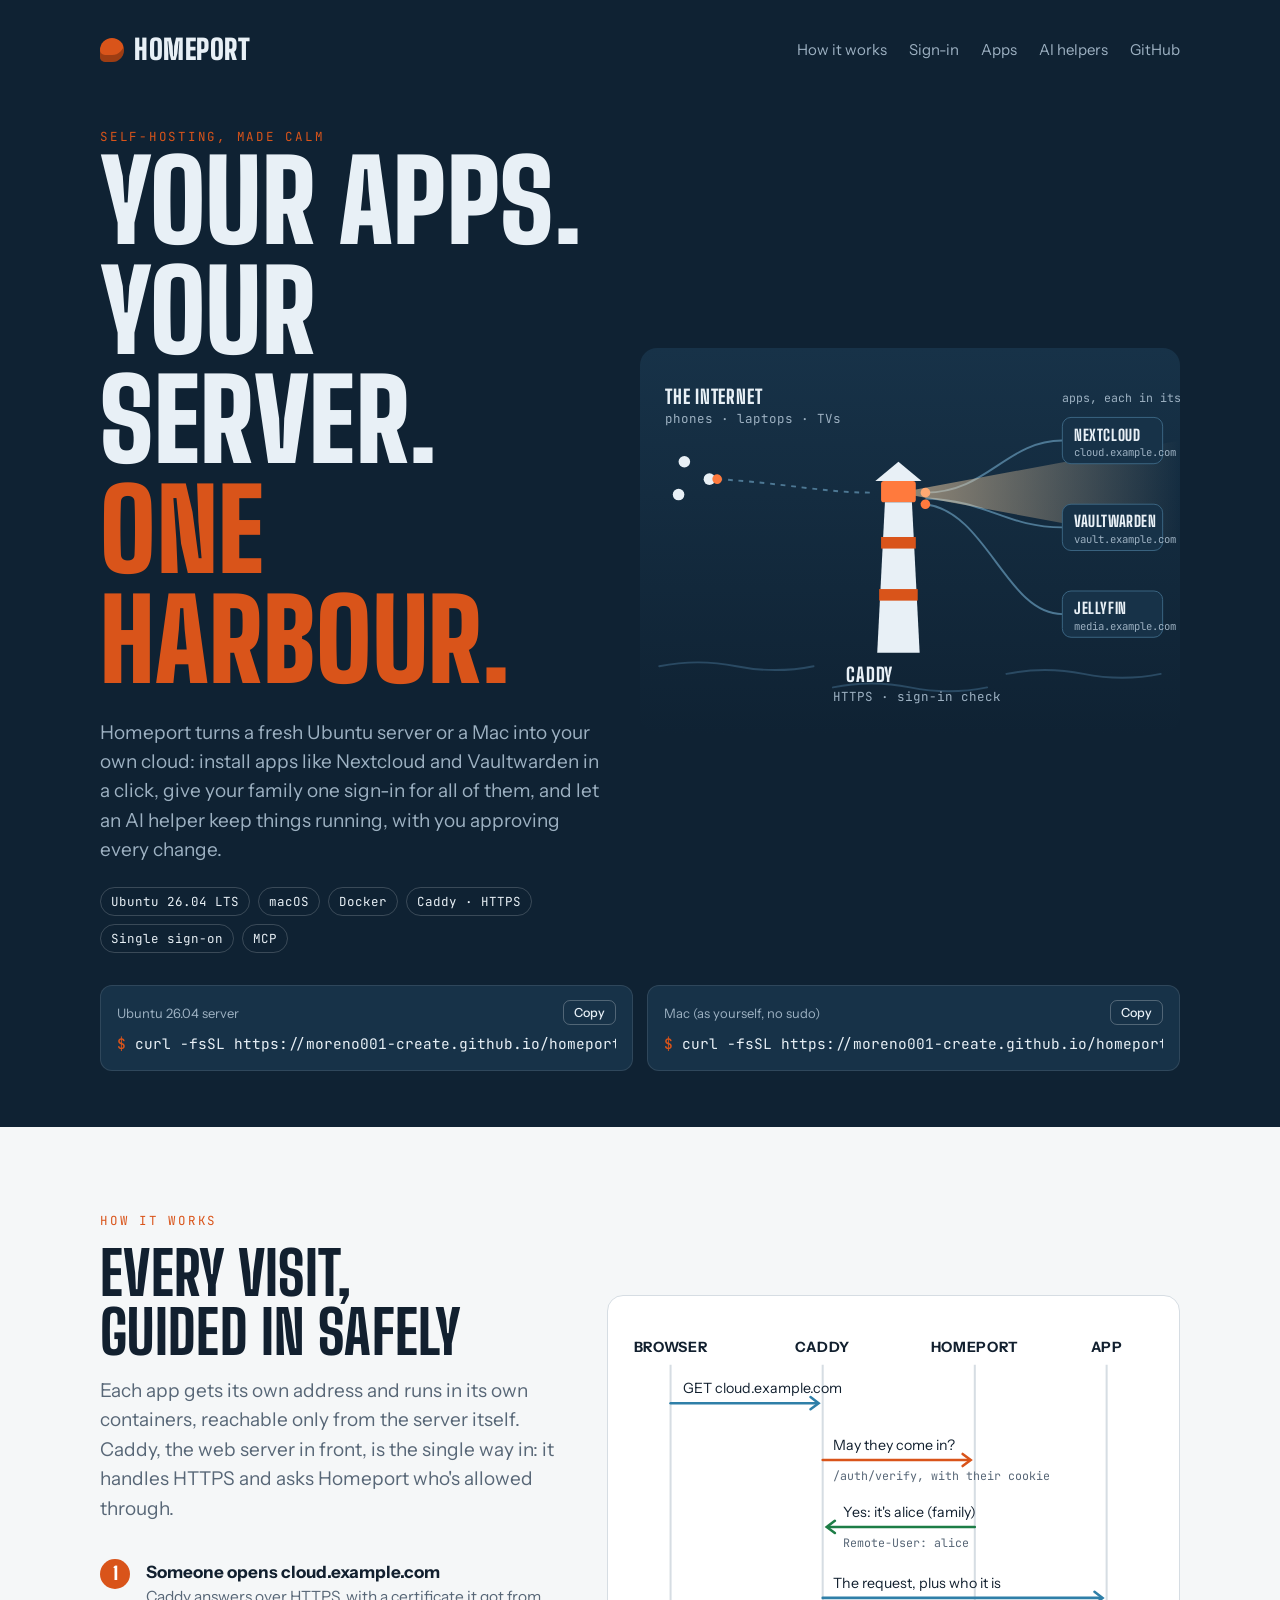
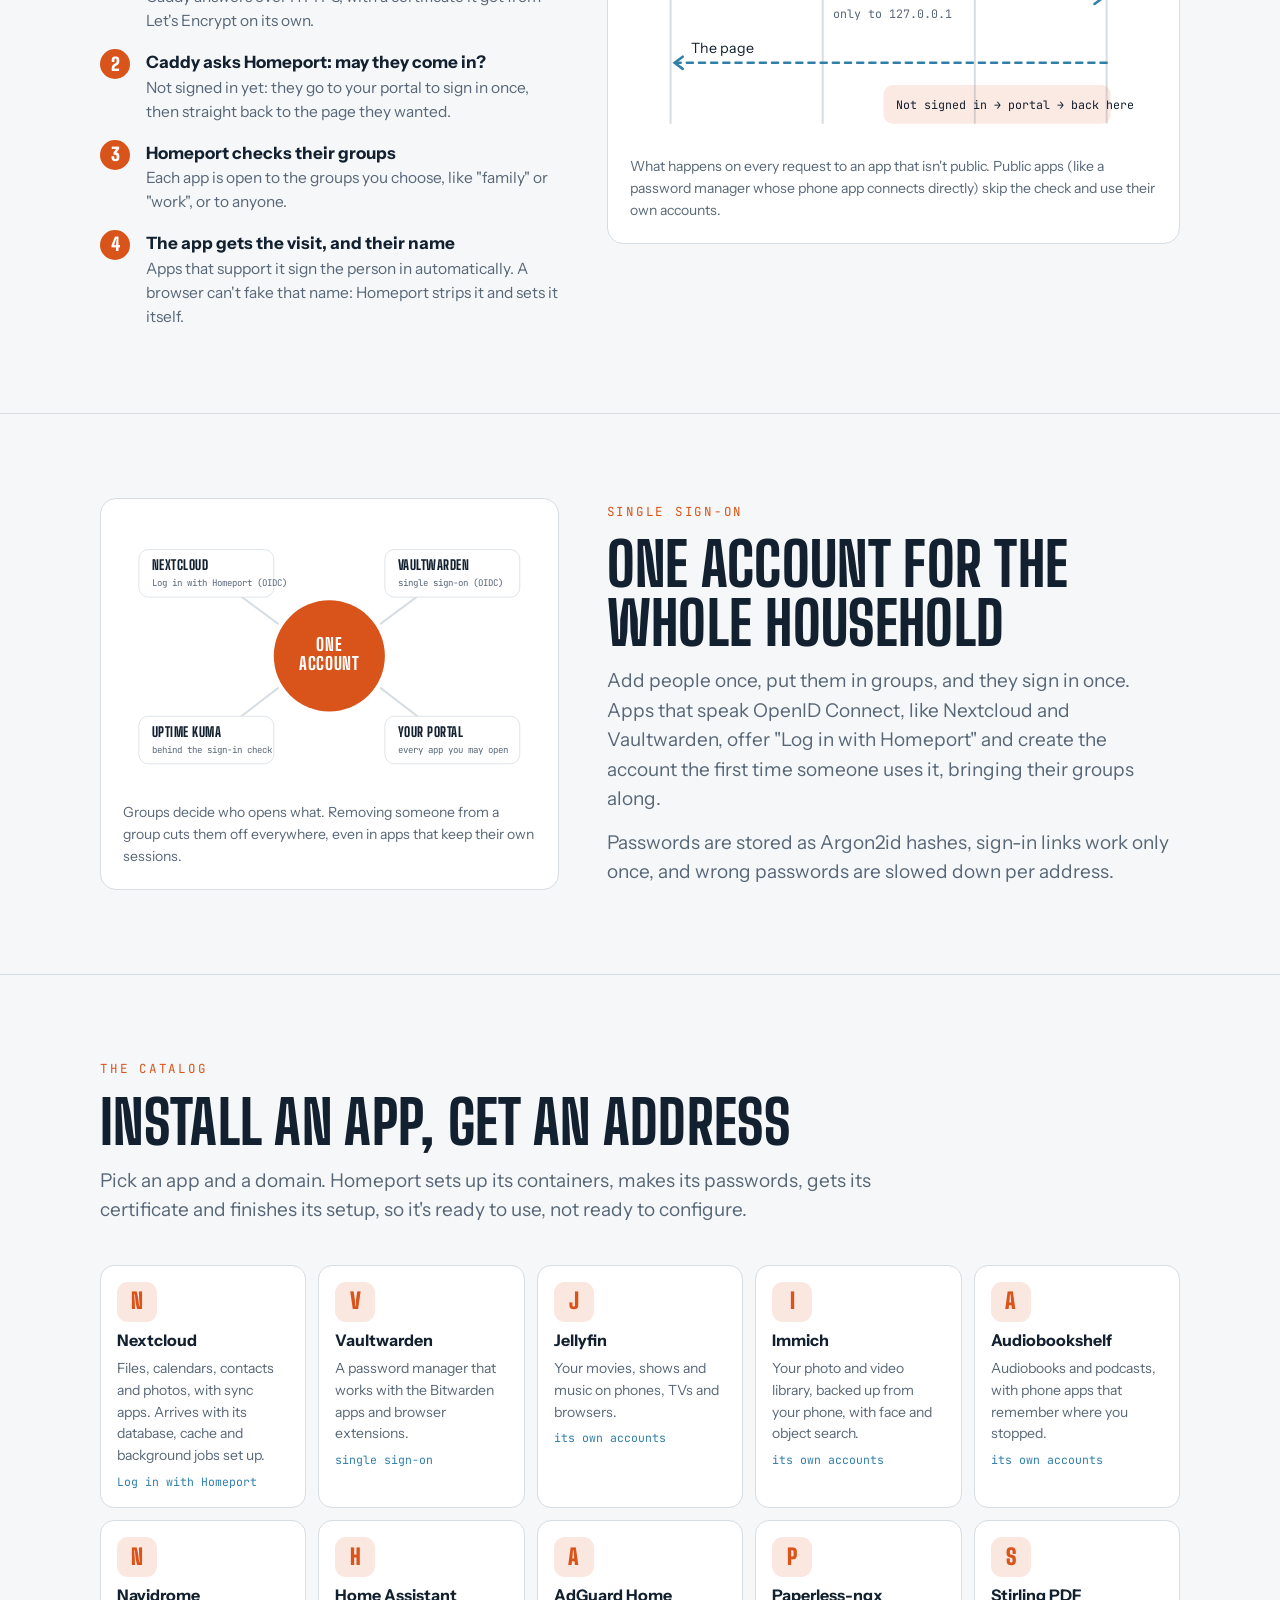
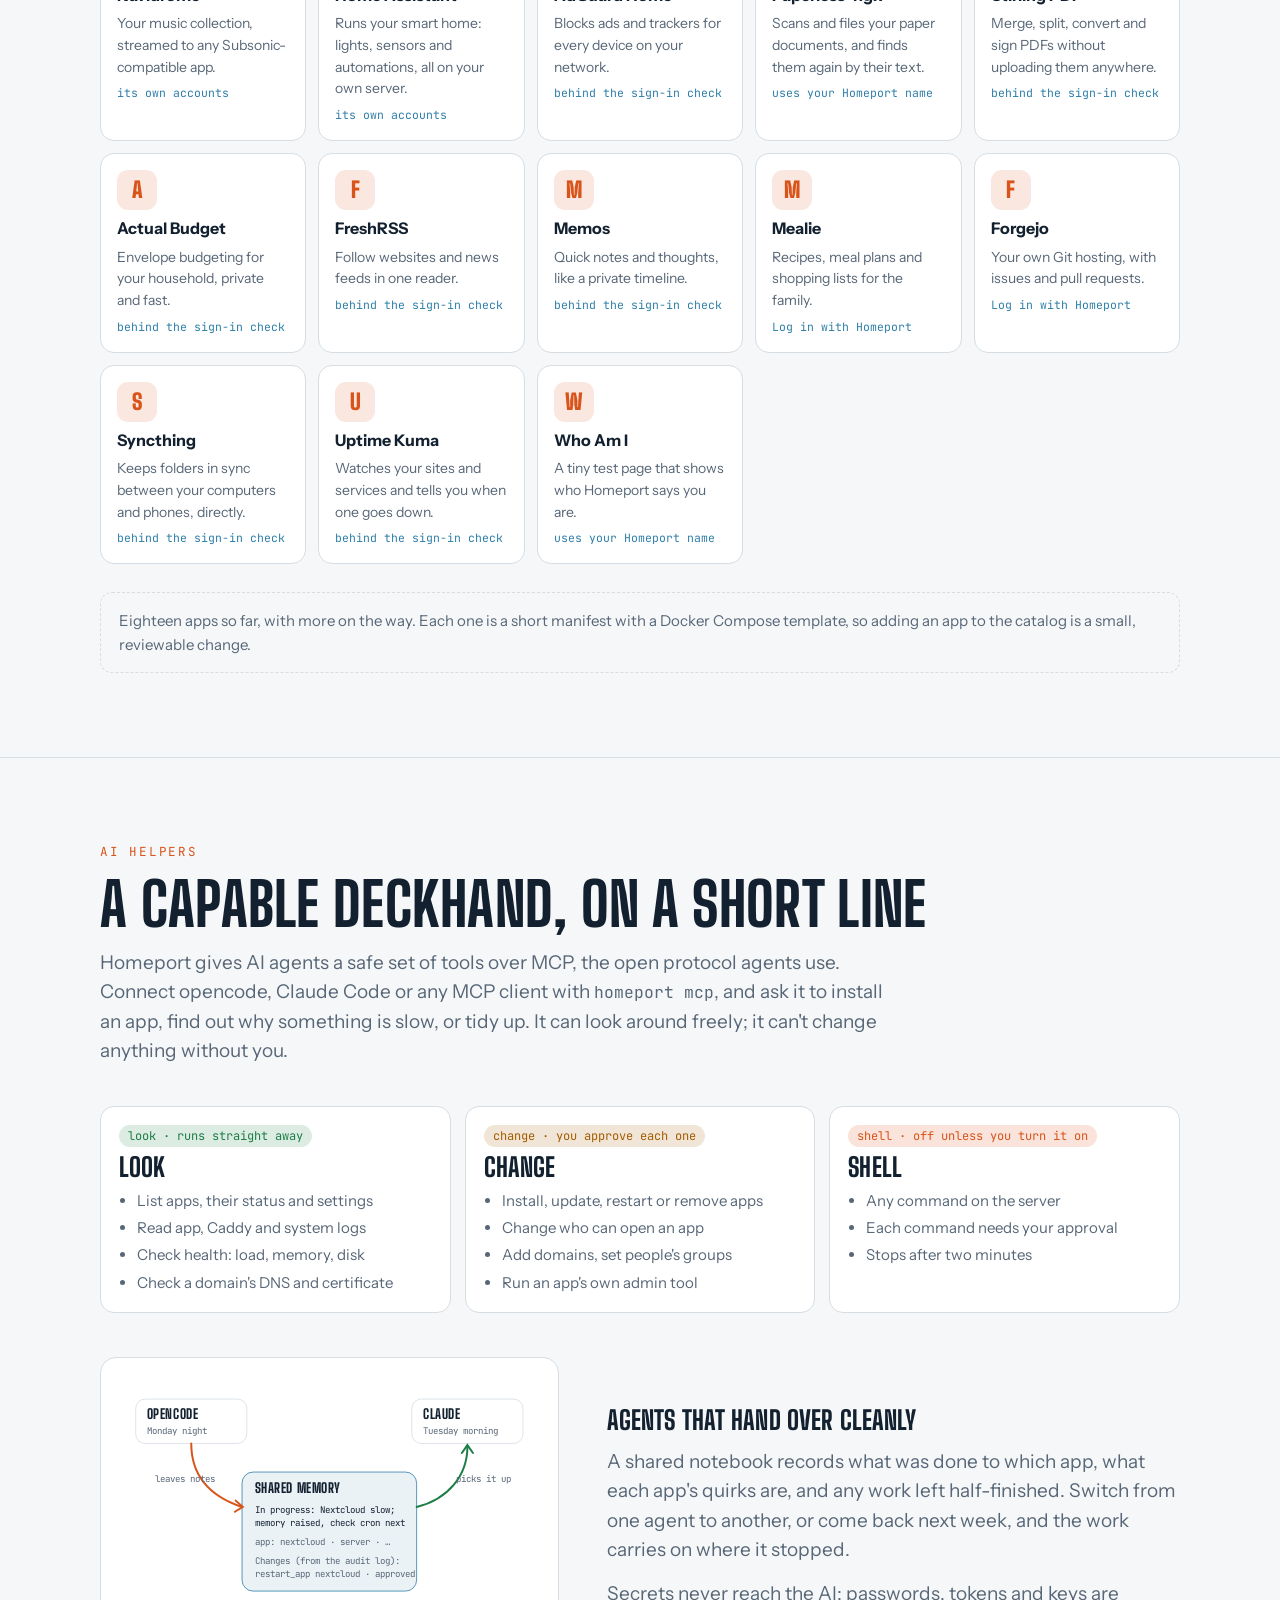
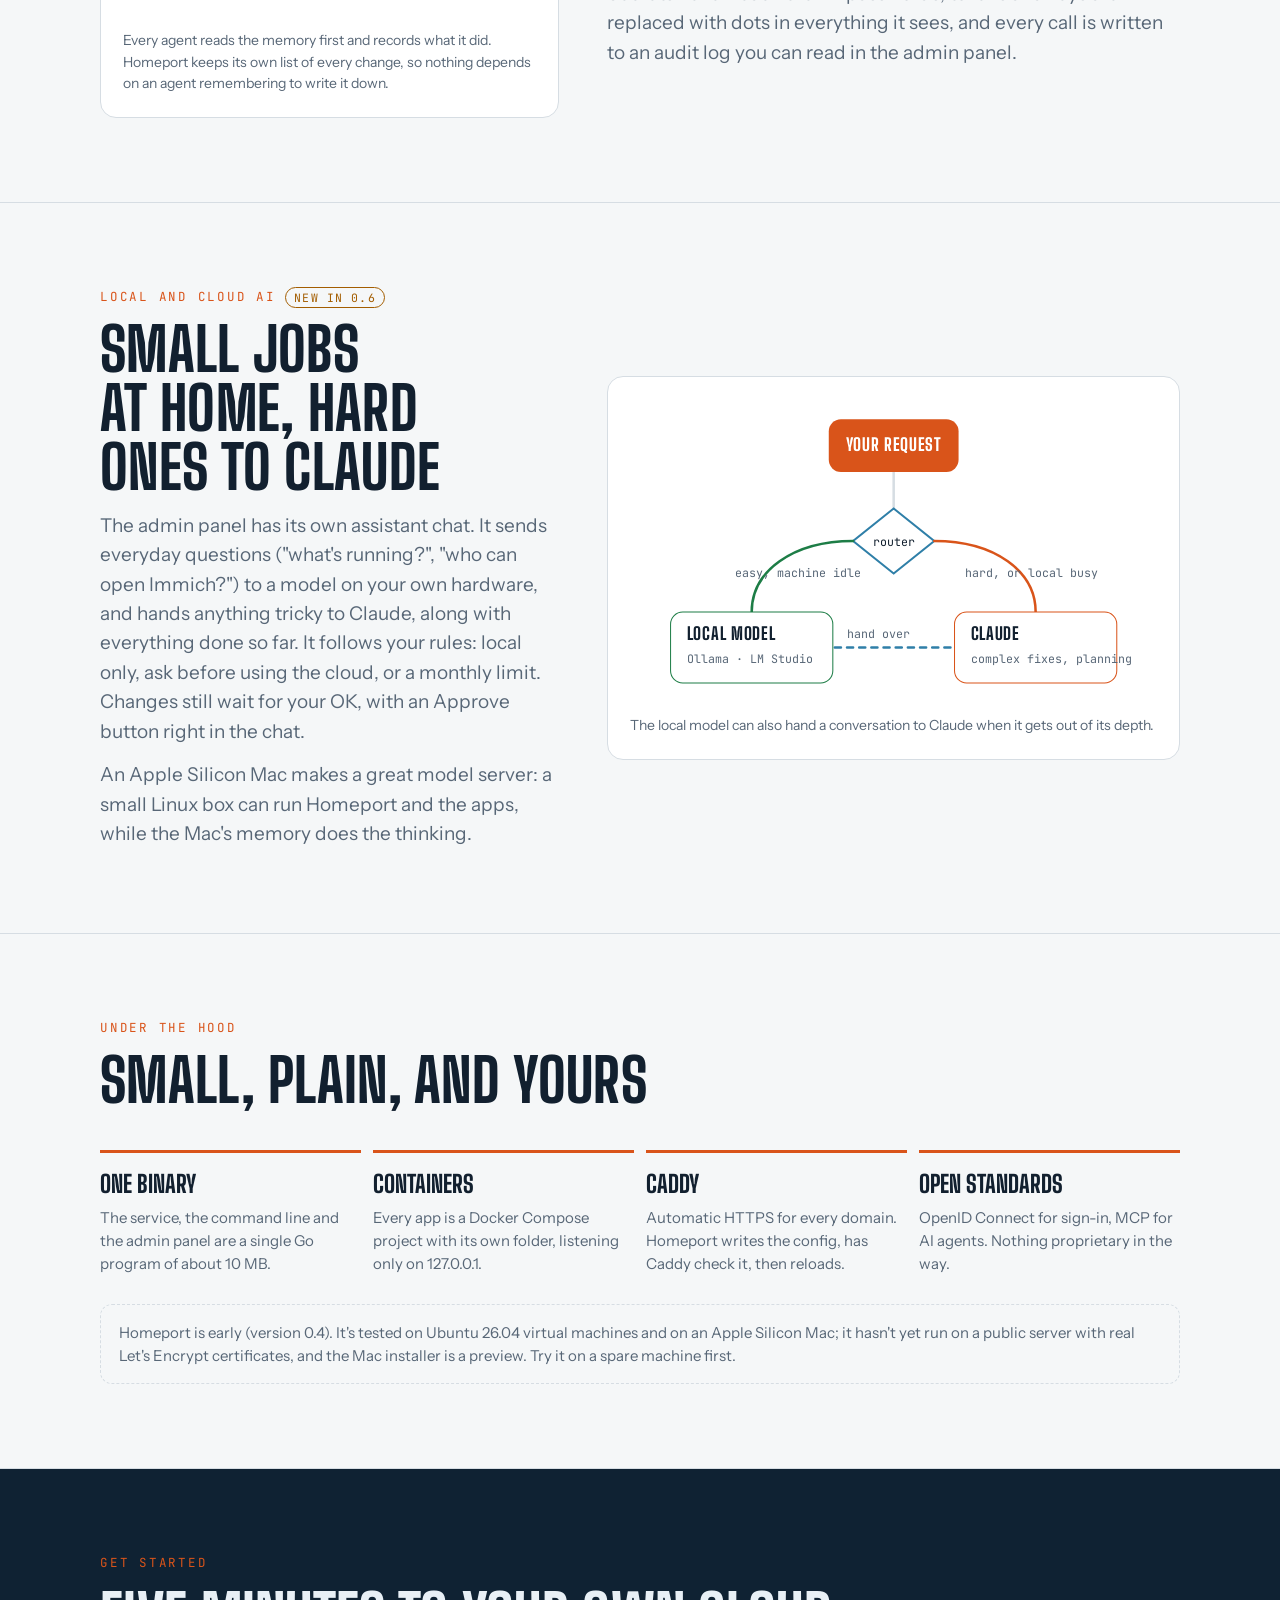
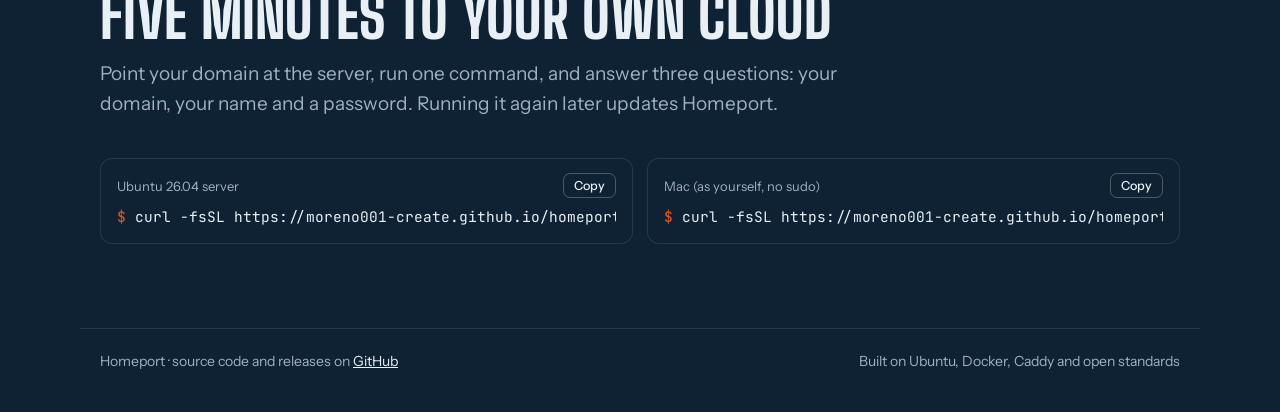
<file: index.html>
<!doctype html>
<html lang="en">
<head>
<meta charset="utf-8">
<meta name="viewport" content="width=device-width, initial-scale=1, viewport-fit=cover">
<meta name="description" content="Homeport: your own apps, one sign-in and careful AI helpers on an Ubuntu server or a Mac.">
<title>Homeport</title>
<link rel="preconnect" href="https://fonts.googleapis.com">
<link rel="stylesheet" href="https://fonts.googleapis.com/css2?family=Big+Shoulders+Display:wght@600;800;900&family=Instrument+Sans:wght@400;500;600&family=JetBrains+Mono:wght@400;500&display=swap">
<style>
/* Layout: a harbour at night up top (Caddy as the lighthouse, apps moored behind it), then calm daylight sections that
   each explain one part with a diagram; the install commands come back at the end. */
:root {
  --water: #0f2233;        /* deep water: hero, dark panels */
  --water-2: #173248;
  --paper: #f5f7f8;        /* daylight sections */
  --card: #ffffff;
  --ink: #12202f;
  --muted: #586777;
  --line: #d6dde3;
  --buoy: #d9541a;         /* the signal-buoy accent, from Homeport's own panel */
  --buoy-ink: #ffffff;
  --sea: #2f7fa8;          /* secondary: routes, links */
  --ok: #1d7d46;
  --warn: #a35d00;
  --on-water: #e8f0f6;
  --on-water-muted: #9db1c2;
  --display: "Big Shoulders Display", "Arial Narrow", "Helvetica Neue", sans-serif;
  --body: "Instrument Sans", "Segoe UI", "Helvetica Neue", Arial, sans-serif;
  --mono: "JetBrains Mono", ui-monospace, Menlo, monospace;
}
@media (prefers-color-scheme: dark) {
  :root:not([data-theme="light"]) {
    --paper: #0c1824; --card: #12222f; --ink: #e6edf3; --muted: #9aabbb; --line: #223646;
    --buoy: #ff7a3d; --buoy-ink: #1b0b03; --sea: #6fb8dc; --ok: #4cc27c; --warn: #f0b04a;
    color-scheme: dark;
  }
}
:root[data-theme="dark"] {
  --paper: #0c1824; --card: #12222f; --ink: #e6edf3; --muted: #9aabbb; --line: #223646;
  --buoy: #ff7a3d; --buoy-ink: #1b0b03; --sea: #6fb8dc; --ok: #4cc27c; --warn: #f0b04a;
  color-scheme: dark;
}
* { box-sizing: border-box; }
body { margin: 0; background: var(--paper); color: var(--ink); font-family: var(--body); font-size: 17px; line-height: 1.55; }
a { color: var(--sea); }
h1, h2, h3 { font-family: var(--display); line-height: 0.98; margin: 0; text-wrap: balance; letter-spacing: 0.005em; }
h2 { font-size: clamp(38px, 6vw, 60px); font-weight: 800; text-transform: uppercase; }
h3 { font-size: 26px; font-weight: 800; text-transform: uppercase; }
p { margin: 0; }
code, .mono { font-family: var(--mono); font-size: 0.86em; }
.wrap { max-width: 1120px; margin: 0 auto; padding-inline: 20px; }
.kicker { font-family: var(--mono); font-size: 12.5px; letter-spacing: 0.14em; text-transform: uppercase; color: var(--buoy); }
.lede { font-size: 19px; color: var(--muted); max-width: 62ch; }
section { padding-block: 84px; }
section + section { border-top: 1px solid var(--line); }
.head { display: grid; gap: 14px; margin-bottom: 40px; }
:focus-visible { outline: 3px solid var(--buoy); outline-offset: 3px; }

/* MARK: Hero */
.hero { background: var(--water); color: var(--on-water); padding-block: 28px 0; overflow: hidden; }
.nav { display: flex; justify-content: space-between; align-items: center; gap: 16px; flex-wrap: wrap; }
.brand { display: flex; align-items: center; gap: 10px; font-family: var(--display); font-weight: 900; font-size: 28px; letter-spacing: 0.02em; text-transform: uppercase; }
.mark { width: 24px; height: 24px; border-radius: 50% 50% 50% 5px; background: var(--buoy); box-shadow: inset 0 -7px 0 rgb(0 0 0 / .28); flex: none; }
.nav a { color: var(--on-water-muted); text-decoration: none; font-size: 15px; }
.nav a:hover { color: var(--on-water); }
.nav .links { display: flex; gap: 8px 22px; flex-wrap: wrap; min-width: 0; }
.hero-grid { display: grid; grid-template-columns: minmax(0, 1fr) minmax(0, 1.08fr); gap: 40px; align-items: center; padding-block: 56px 24px; }
.hero h1 { font-size: clamp(56px, 9vw, 112px); font-weight: 900; text-transform: uppercase; }
.hero h1 span { color: var(--buoy); }
.hero .lede { color: var(--on-water-muted); margin-top: 22px; }
.chips { display: flex; flex-wrap: wrap; gap: 8px; margin-top: 22px; }
.chip { font-family: var(--mono); font-size: 12.5px; padding: 4px 10px; border-radius: 999px; border: 1px solid rgb(255 255 255 / .18); color: var(--on-water); }
.harbour { width: 100%; height: auto; display: block; }
.harbour text { font-family: var(--mono); font-size: 13px; fill: var(--on-water-muted); }
.harbour .big { font-family: var(--display); font-size: 20px; font-weight: 800; fill: var(--on-water); letter-spacing: .04em; }
@media (prefers-reduced-motion: no-preference) {
  .packet { animation: sail 4s linear infinite; }
  .beam { animation: sweep 6s ease-in-out infinite alternate; transform-origin: 268px 150px; }
}
@keyframes sail { from { offset-distance: 0%; opacity: 0; } 10% { opacity: 1; } 90% { opacity: 1; } to { offset-distance: 100%; opacity: 0; } }
@keyframes sweep { from { transform: rotate(-9deg); } to { transform: rotate(9deg); } }

/* Install */
.install { display: grid; grid-template-columns: repeat(2, minmax(0, 1fr)); gap: 14px; padding-block: 8px 56px; }
.cmd { background: var(--water-2); border: 1px solid rgb(255 255 255 / .1); border-radius: 12px; padding: 14px 16px; display: grid; gap: 8px; min-width: 0; }
.cmd .os { font-size: 13px; color: var(--on-water-muted); display: flex; justify-content: space-between; align-items: center; gap: 10px; }
.cmd pre { margin: 0; overflow-x: auto; font-family: var(--mono); font-size: 14.5px; color: var(--on-water); white-space: pre; }
.cmd pre b { color: var(--buoy); font-weight: 500; }
.copy { font: 500 12.5px var(--body); color: var(--on-water); background: transparent; border: 1px solid rgb(255 255 255 / .25); border-radius: 7px; padding: 4px 10px; cursor: pointer; }
.copy:hover { border-color: var(--buoy); }
.light .cmd { background: var(--water); }

/* MARK: Sections */
.split { display: grid; grid-template-columns: minmax(0, 1fr) minmax(0, 1.25fr); gap: 48px; align-items: center; }
.figure { background: var(--card); border: 1px solid var(--line); border-radius: 16px; padding: 22px; min-width: 0; }
.figure svg { width: 100%; height: auto; display: block; }
.figure svg text { font-family: var(--body); font-size: 14px; fill: var(--ink); }
.figure svg .small { font-family: var(--mono); font-size: 11.5px; fill: var(--muted); }
.figure svg .label { font-family: var(--display); font-size: 17px; font-weight: 800; letter-spacing: .04em; }
.figure figcaption { margin-top: 12px; font-size: 14px; color: var(--muted); }
.steps { list-style: none; margin: 0; padding: 0; display: grid; gap: 16px; counter-reset: step; }
.steps li { display: grid; grid-template-columns: 34px minmax(0, 1fr); gap: 12px; align-items: start; }
.steps li::before { counter-increment: step; content: counter(step); display: grid; place-items: center; width: 30px; height: 30px; border-radius: 50%; background: var(--buoy); color: var(--buoy-ink); font-family: var(--display); font-weight: 900; font-size: 18px; }
.steps b { display: block; }
.steps p { color: var(--muted); font-size: 15.5px; }

.apps { display: grid; grid-template-columns: repeat(auto-fill, minmax(190px, 1fr)); gap: 12px; }
.app { background: var(--card); border: 1px solid var(--line); border-radius: 14px; padding: 16px; display: grid; gap: 6px; align-content: start; min-width: 0; }
.app .glyph { width: 40px; height: 40px; border-radius: 11px; display: grid; place-items: center; font-family: var(--display); font-weight: 900; font-size: 22px; color: var(--buoy); background: color-mix(in srgb, var(--buoy) 14%, var(--card)); }
.app b { font-size: 16px; }
.app p { font-size: 14px; color: var(--muted); }
.app .tag { font-family: var(--mono); font-size: 11.5px; color: var(--sea); }

.levels { display: grid; grid-template-columns: repeat(3, minmax(0, 1fr)); gap: 14px; }
.level { border-radius: 14px; padding: 18px; display: grid; gap: 8px; align-content: start; border: 1px solid var(--line); background: var(--card); min-width: 0; }
.level .pill { justify-self: start; font-family: var(--mono); font-size: 12px; padding: 2px 9px; border-radius: 999px; }
.level.look .pill { background: color-mix(in srgb, var(--ok) 15%, transparent); color: var(--ok); }
.level.change .pill { background: color-mix(in srgb, var(--warn) 16%, transparent); color: var(--warn); }
.level.shell .pill { background: color-mix(in srgb, var(--buoy) 16%, transparent); color: var(--buoy); }
.level ul { margin: 0; padding-left: 18px; color: var(--muted); font-size: 15px; display: grid; gap: 4px; }

.facts { display: grid; grid-template-columns: repeat(4, minmax(0, 1fr)); gap: 12px; }
.fact { border-top: 3px solid var(--buoy); padding-top: 12px; display: grid; gap: 4px; }
.fact b { font-family: var(--display); font-size: 24px; font-weight: 800; text-transform: uppercase; }
.fact p { color: var(--muted); font-size: 15px; }
.note { margin-top: 28px; padding: 16px 18px; border-radius: 12px; border: 1px dashed var(--line); color: var(--muted); font-size: 15px; }
.soon { font-family: var(--mono); font-size: 11.5px; letter-spacing: .1em; text-transform: uppercase; color: var(--warn); border: 1px solid currentColor; border-radius: 999px; padding: 2px 8px; vertical-align: middle; }

.closing { background: var(--water); color: var(--on-water); }
.closing .lede { color: var(--on-water-muted); }
.closing h2 { color: var(--on-water); }
footer { background: var(--water); color: var(--on-water-muted); font-size: 14px; padding-block: 0 40px; }
footer .wrap { display: flex; justify-content: space-between; gap: 12px; flex-wrap: wrap; border-top: 1px solid rgb(255 255 255 / .1); padding-top: 22px; }
footer a { color: var(--on-water); }

@media (max-width: 900px) {
  .hero-grid, .split { grid-template-columns: minmax(0, 1fr); }
  .apps { grid-template-columns: repeat(2, minmax(0, 1fr)); }
  .levels, .install { grid-template-columns: minmax(0, 1fr); }
  .facts { grid-template-columns: repeat(2, minmax(0, 1fr)); }
  section { padding-block: 60px; }
}
@media (max-width: 480px) {
  .apps, .facts { grid-template-columns: minmax(0, 1fr); }
  body { font-size: 16px; }
}
</style>
</head>
<body>


<header class="hero">
  <div class="wrap">
    <nav class="nav" aria-label="Main">
      <div class="brand"><span class="mark" aria-hidden="true"></span>Homeport</div>
      <div class="links">
        <a href="#how">How it works</a><a href="#signin">Sign-in</a><a href="#apps">Apps</a><a href="#ai">AI helpers</a>
        <a href="https://github.com/moreno001-create/homeport">GitHub</a>
      </div>
    </nav>

    <div class="hero-grid">
      <div>
        <p class="kicker">Self-hosting, made calm</p>
        <h1>Your apps.<br>Your server.<br><span>One harbour.</span></h1>
        <p class="lede">Homeport turns a fresh Ubuntu server or a Mac into your own cloud: install apps like Nextcloud and Vaultwarden in a click, give your family one sign-in for all of them, and let an AI helper keep things running, with you approving every change.</p>
        <div class="chips">
          <span class="chip">Ubuntu 26.04 LTS</span><span class="chip">macOS</span><span class="chip">Docker</span><span class="chip">Caddy · HTTPS</span><span class="chip">Single sign-on</span><span class="chip">MCP</span>
        </div>
      </div>

      <svg class="harbour" viewBox="0 0 560 400" role="img" aria-label="Diagram: visitors arrive from the internet at Caddy, the lighthouse, which checks sign-in with Homeport and guides each visit to an app moored at its own domain.">
        <defs>
          <linearGradient id="sky" x1="0" y1="0" x2="0" y2="1"><stop offset="0" stop-color="#173248"/><stop offset="1" stop-color="#0f2233"/></linearGradient>
          <linearGradient id="beamg" x1="0" y1="0" x2="1" y2="0"><stop offset="0" stop-color="#ffd8a8" stop-opacity=".55"/><stop offset="1" stop-color="#ffd8a8" stop-opacity="0"/></linearGradient>
        </defs>
        <rect x="0" y="0" width="560" height="400" rx="18" fill="url(#sky)"/>
        <!-- water lines -->
        <g stroke="#2a4a63" stroke-width="2" fill="none" stroke-linecap="round">
          <path d="M20 330 Q60 322 100 330 T180 330"/><path d="M200 352 Q240 344 280 352 T360 352"/><path d="M380 338 Q420 330 460 338 T540 338"/>
        </g>
        <!-- internet -->
        <text class="big" x="26" y="58">THE INTERNET</text>
        <text x="26" y="78">phones · laptops · TVs</text>
        <g fill="#e8f0f6"><circle cx="46" cy="118" r="6"/><circle cx="72" cy="136" r="6"/><circle cx="40" cy="152" r="6"/></g>
        <!-- route lines -->
        <path id="r-in" d="M80 136 C150 140 190 150 240 150" fill="none" stroke="#4d7894" stroke-width="2" stroke-dasharray="5 6"/>
        <path id="r1" d="M296 150 C360 150 380 96 438 96" fill="none" stroke="#4d7894" stroke-width="2"/>
        <path id="r2" d="M296 156 C360 158 380 186 438 186" fill="none" stroke="#4d7894" stroke-width="2"/>
        <path id="r3" d="M296 162 C360 170 380 276 438 276" fill="none" stroke="#4d7894" stroke-width="2"/>
        <circle class="packet" r="5" fill="#ff7a3d" style="offset-path: path('M80 136 C150 140 190 150 240 150')"/>
        <circle class="packet" r="5" fill="#ff7a3d" style="offset-path: path('M296 150 C360 150 380 96 438 96'); animation-delay: -1.3s"/>
        <circle class="packet" r="5" fill="#ff7a3d" style="offset-path: path('M296 162 C360 170 380 276 438 276'); animation-delay: -2.6s"/>
        <!-- lighthouse = Caddy -->
        <path class="beam" d="M268 150 L560 96 L560 204 Z" fill="url(#beamg)"/>
        <rect x="250" y="138" width="36" height="22" rx="3" fill="#ff7a3d"/>
        <path d="M254 160 L282 160 L290 316 L246 316 Z" fill="#e8f0f6"/>
        <rect x="250" y="196" width="36" height="12" fill="#d9541a"/><rect x="248" y="250" width="40" height="12" fill="#d9541a"/>
        <path d="M244 138 L268 118 L292 138 Z" fill="#e8f0f6"/>
        <text class="big" x="214" y="346">CADDY</text>
        <text x="200" y="366">HTTPS · sign-in check</text>
        <!-- moored apps -->
        <g>
          <rect x="438" y="72" width="104" height="48" rx="9" fill="#173248" stroke="#3c6684"/>
          <text class="big" x="450" y="96" style="font-size:16px">NEXTCLOUD</text><text x="450" y="112" style="font-size:11px">cloud.example.com</text>
          <rect x="438" y="162" width="104" height="48" rx="9" fill="#173248" stroke="#3c6684"/>
          <text class="big" x="450" y="186" style="font-size:16px">VAULTWARDEN</text><text x="450" y="202" style="font-size:11px">vault.example.com</text>
          <rect x="438" y="252" width="104" height="48" rx="9" fill="#173248" stroke="#3c6684"/>
          <text class="big" x="450" y="276" style="font-size:16px">JELLYFIN</text><text x="450" y="292" style="font-size:11px">media.example.com</text>
        </g>
        <text x="438" y="56" style="font-size:12px">apps, each in its own containers</text>
      </svg>
    </div>

    <div class="install" id="install">
      <div class="cmd">
        <div class="os"><span>Ubuntu 26.04 server</span><button class="copy" type="button" data-copy="curl -fsSL https://moreno001-create.github.io/homeport/install.sh | sudo bash">Copy</button></div>
        <pre><b>$</b> curl -fsSL https://moreno001-create.github.io/homeport/install.sh | sudo bash</pre>
      </div>
      <div class="cmd">
        <div class="os"><span>Mac (as yourself, no sudo)</span><button class="copy" type="button" data-copy="curl -fsSL https://moreno001-create.github.io/homeport/install-mac.sh | bash">Copy</button></div>
        <pre><b>$</b> curl -fsSL https://moreno001-create.github.io/homeport/install-mac.sh | bash</pre>
      </div>
    </div>
  </div>
</header>

<main>
  <!-- MARK: How a visit works -->
  <section id="how">
    <div class="wrap split">
      <div class="head" style="margin:0">
        <p class="kicker">How it works</p>
        <h2>Every visit, guided in safely</h2>
        <p class="lede">Each app gets its own address and runs in its own containers, reachable only from the server itself. Caddy, the web server in front, is the single way in: it handles HTTPS and asks Homeport who's allowed through.</p>
        <ol class="steps" style="margin-top:22px">
          <li><div><b>Someone opens cloud.example.com</b><p>Caddy answers over HTTPS, with a certificate it got from Let's Encrypt on its own.</p></div></li>
          <li><div><b>Caddy asks Homeport: may they come in?</b><p>Not signed in yet: they go to your portal to sign in once, then straight back to the page they wanted.</p></div></li>
          <li><div><b>Homeport checks their groups</b><p>Each app is open to the groups you choose, like "family" or "work", or to anyone.</p></div></li>
          <li><div><b>The app gets the visit, and their name</b><p>Apps that support it sign the person in automatically. A browser can't fake that name: Homeport strips it and sets it itself.</p></div></li>
        </ol>
      </div>
      <figure class="figure" style="margin:0">
        <svg viewBox="0 0 520 420" role="img" aria-label="Sequence: browser to Caddy, Caddy asks Homeport, Homeport says yes with the user's name, Caddy passes the request to the app.">
          <g class="label">
            <text x="40" y="34" text-anchor="middle">BROWSER</text><text x="190" y="34" text-anchor="middle">CADDY</text>
            <text x="340" y="34" text-anchor="middle">HOMEPORT</text><text x="470" y="34" text-anchor="middle">APP</text>
          </g>
          <g stroke="var(--line)" stroke-width="2"><line x1="40" y1="46" x2="40" y2="400"/><line x1="190" y1="46" x2="190" y2="400"/><line x1="340" y1="46" x2="340" y2="400"/><line x1="470" y1="46" x2="470" y2="400"/></g>
          <g fill="none" stroke-width="2.5" stroke-linecap="round">
            <path d="M40 84 H184" stroke="var(--sea)"/><path d="M178 78 L186 84 L178 90" stroke="var(--sea)"/>
            <path d="M190 140 H334" stroke="var(--buoy)"/><path d="M328 134 L336 140 L328 146" stroke="var(--buoy)"/>
            <path d="M340 206 H196" stroke="var(--ok)"/><path d="M202 200 L194 206 L202 212" stroke="var(--ok)"/>
            <path d="M190 276 H464" stroke="var(--sea)"/><path d="M458 270 L466 276 L458 282" stroke="var(--sea)"/>
            <path d="M470 340 H46" stroke="var(--sea)" stroke-dasharray="6 6"/><path d="M52 334 L44 340 L52 346" stroke="var(--sea)"/>
          </g>
          <text x="52" y="74">GET cloud.example.com</text>
          <text x="200" y="130">May they come in?</text><text class="small" x="200" y="160">/auth/verify, with their cookie</text>
          <text x="210" y="196">Yes: it's alice (family)</text><text class="small" x="210" y="226">Remote-User: alice</text>
          <text x="200" y="266">The request, plus who it is</text><text class="small" x="200" y="296">only to 127.0.0.1</text>
          <text x="60" y="330">The page</text>
          <rect x="250" y="362" width="224" height="38" rx="9" fill="color-mix(in srgb, var(--buoy) 12%, transparent)"/>
          <text x="262" y="386" class="small" style="fill:var(--ink)">Not signed in → portal → back here</text>
        </svg>
        <figcaption>What happens on every request to an app that isn't public. Public apps (like a password manager whose phone app connects directly) skip the check and use their own accounts.</figcaption>
      </figure>
    </div>
  </section>

  <!-- MARK: Sign-in -->
  <section id="signin">
    <div class="wrap split">
      <figure class="figure" style="margin:0">
        <svg viewBox="0 0 520 340" role="img" aria-label="One Homeport account connects to many apps: by the sign-in check, or by Sign in with Homeport over OpenID Connect.">
          <circle cx="260" cy="170" r="70" fill="var(--buoy)"/>
          <text x="260" y="164" text-anchor="middle" class="label" style="fill:var(--buoy-ink);font-size:22px">ONE</text>
          <text x="260" y="188" text-anchor="middle" class="label" style="fill:var(--buoy-ink);font-size:22px">ACCOUNT</text>
          <g stroke="var(--line)" stroke-width="2.5">
            <line x1="196" y1="130" x2="110" y2="66"/><line x1="324" y1="130" x2="410" y2="66"/>
            <line x1="196" y1="210" x2="110" y2="276"/><line x1="324" y1="210" x2="410" y2="276"/>
          </g>
          <g>
            <rect x="20" y="36" width="170" height="60" rx="12" fill="var(--card)" stroke="var(--line)"/>
            <text x="36" y="62" class="label">NEXTCLOUD</text><text x="36" y="82" class="small">Log in with Homeport (OIDC)</text>
            <rect x="330" y="36" width="170" height="60" rx="12" fill="var(--card)" stroke="var(--line)"/>
            <text x="346" y="62" class="label">VAULTWARDEN</text><text x="346" y="82" class="small">single sign-on (OIDC)</text>
            <rect x="20" y="246" width="170" height="60" rx="12" fill="var(--card)" stroke="var(--line)"/>
            <text x="36" y="272" class="label">UPTIME KUMA</text><text x="36" y="292" class="small">behind the sign-in check</text>
            <rect x="330" y="246" width="170" height="60" rx="12" fill="var(--card)" stroke="var(--line)"/>
            <text x="346" y="272" class="label">YOUR PORTAL</text><text x="346" y="292" class="small">every app you may open</text>
          </g>
        </svg>
        <figcaption>Groups decide who opens what. Removing someone from a group cuts them off everywhere, even in apps that keep their own sessions.</figcaption>
      </figure>
      <div class="head" style="margin:0">
        <p class="kicker">Single sign-on</p>
        <h2>One account for the whole household</h2>
        <p class="lede">Add people once, put them in groups, and they sign in once. Apps that speak OpenID Connect, like Nextcloud and Vaultwarden, offer "Log in with Homeport" and create the account the first time someone uses it, bringing their groups along.</p>
        <p class="lede">Passwords are stored as Argon2id hashes, sign-in links work only once, and wrong passwords are slowed down per address.</p>
      </div>
    </div>
  </section>

  <!-- MARK: Apps -->
  <section id="apps">
    <div class="wrap">
      <div class="head">
        <p class="kicker">The catalog</p>
        <h2>Install an app, get an address</h2>
        <p class="lede">Pick an app and a domain. Homeport sets up its containers, makes its passwords, gets its certificate and finishes its setup, so it's ready to use, not ready to configure.</p>
      </div>
      <div class="apps">
        <div class="app"><span class="glyph" aria-hidden="true">N</span><b>Nextcloud</b><p>Files, calendars, contacts and photos, with sync apps. Arrives with its database, cache and background jobs set up.</p><span class="tag">Log in with Homeport</span></div>
        <div class="app"><span class="glyph" aria-hidden="true">V</span><b>Vaultwarden</b><p>A password manager that works with the Bitwarden apps and browser extensions.</p><span class="tag">single sign-on</span></div>
        <div class="app"><span class="glyph" aria-hidden="true">J</span><b>Jellyfin</b><p>Your movies, shows and music on phones, TVs and browsers.</p><span class="tag">its own accounts</span></div>
        <div class="app"><span class="glyph" aria-hidden="true">I</span><b>Immich</b><p>Your photo and video library, backed up from your phone, with face and object search.</p><span class="tag">its own accounts</span></div>
        <div class="app"><span class="glyph" aria-hidden="true">A</span><b>Audiobookshelf</b><p>Audiobooks and podcasts, with phone apps that remember where you stopped.</p><span class="tag">its own accounts</span></div>
        <div class="app"><span class="glyph" aria-hidden="true">N</span><b>Navidrome</b><p>Your music collection, streamed to any Subsonic-compatible app.</p><span class="tag">its own accounts</span></div>
        <div class="app"><span class="glyph" aria-hidden="true">H</span><b>Home Assistant</b><p>Runs your smart home: lights, sensors and automations, all on your own server.</p><span class="tag">its own accounts</span></div>
        <div class="app"><span class="glyph" aria-hidden="true">A</span><b>AdGuard Home</b><p>Blocks ads and trackers for every device on your network.</p><span class="tag">behind the sign-in check</span></div>
        <div class="app"><span class="glyph" aria-hidden="true">P</span><b>Paperless-ngx</b><p>Scans and files your paper documents, and finds them again by their text.</p><span class="tag">uses your Homeport name</span></div>
        <div class="app"><span class="glyph" aria-hidden="true">S</span><b>Stirling PDF</b><p>Merge, split, convert and sign PDFs without uploading them anywhere.</p><span class="tag">behind the sign-in check</span></div>
        <div class="app"><span class="glyph" aria-hidden="true">A</span><b>Actual Budget</b><p>Envelope budgeting for your household, private and fast.</p><span class="tag">behind the sign-in check</span></div>
        <div class="app"><span class="glyph" aria-hidden="true">F</span><b>FreshRSS</b><p>Follow websites and news feeds in one reader.</p><span class="tag">behind the sign-in check</span></div>
        <div class="app"><span class="glyph" aria-hidden="true">M</span><b>Memos</b><p>Quick notes and thoughts, like a private timeline.</p><span class="tag">behind the sign-in check</span></div>
        <div class="app"><span class="glyph" aria-hidden="true">M</span><b>Mealie</b><p>Recipes, meal plans and shopping lists for the family.</p><span class="tag">Log in with Homeport</span></div>
        <div class="app"><span class="glyph" aria-hidden="true">F</span><b>Forgejo</b><p>Your own Git hosting, with issues and pull requests.</p><span class="tag">Log in with Homeport</span></div>
        <div class="app"><span class="glyph" aria-hidden="true">S</span><b>Syncthing</b><p>Keeps folders in sync between your computers and phones, directly.</p><span class="tag">behind the sign-in check</span></div>
        <div class="app"><span class="glyph" aria-hidden="true">U</span><b>Uptime Kuma</b><p>Watches your sites and services and tells you when one goes down.</p><span class="tag">behind the sign-in check</span></div>
        <div class="app"><span class="glyph" aria-hidden="true">W</span><b>Who Am I</b><p>A tiny test page that shows who Homeport says you are.</p><span class="tag">uses your Homeport name</span></div>
      </div>
      <p class="note">Eighteen apps so far, with more on the way. Each one is a short manifest with a Docker Compose template, so adding an app to the catalog is a small, reviewable change.</p>
    </div>
  </section>

  <!-- MARK: AI helpers -->
  <section id="ai">
    <div class="wrap">
      <div class="head">
        <p class="kicker">AI helpers</p>
        <h2>A capable deckhand, on a short line</h2>
        <p class="lede">Homeport gives AI agents a safe set of tools over MCP, the open protocol agents use. Connect opencode, Claude Code or any MCP client with <code>homeport mcp</code>, and ask it to install an app, find out why something is slow, or tidy up. It can look around freely; it can't change anything without you.</p>
      </div>
      <div class="levels">
        <div class="level look"><span class="pill">look · runs straight away</span><h3>Look</h3>
          <ul><li>List apps, their status and settings</li><li>Read app, Caddy and system logs</li><li>Check health: load, memory, disk</li><li>Check a domain's DNS and certificate</li></ul></div>
        <div class="level change"><span class="pill">change · you approve each one</span><h3>Change</h3>
          <ul><li>Install, update, restart or remove apps</li><li>Change who can open an app</li><li>Add domains, set people's groups</li><li>Run an app's own admin tool</li></ul></div>
        <div class="level shell"><span class="pill">shell · off unless you turn it on</span><h3>Shell</h3>
          <ul><li>Any command on the server</li><li>Each command needs your approval</li><li>Stops after two minutes</li></ul></div>
      </div>

      <div class="split" style="margin-top:44px">
        <figure class="figure" style="margin:0">
          <svg viewBox="0 0 520 300" role="img" aria-label="Agents share a memory: one agent leaves notes and unfinished work; the next agent reads it and carries on. Homeport adds its own record of every change.">
            <g>
              <rect x="16" y="24" width="140" height="56" rx="12" fill="var(--card)" stroke="var(--line)"/><text x="30" y="49" class="label">OPENCODE</text><text x="30" y="68" class="small">Monday night</text>
              <rect x="364" y="24" width="140" height="56" rx="12" fill="var(--card)" stroke="var(--line)"/><text x="378" y="49" class="label">CLAUDE</text><text x="378" y="68" class="small">Tuesday morning</text>
            </g>
            <rect x="150" y="116" width="220" height="150" rx="14" fill="color-mix(in srgb, var(--sea) 10%, var(--card))" stroke="var(--sea)"/>
            <text x="166" y="142" class="label">SHARED MEMORY</text>
            <text x="166" y="168" class="small" style="fill:var(--ink)">In progress: Nextcloud slow;</text>
            <text x="166" y="184" class="small" style="fill:var(--ink)">  memory raised, check cron next</text>
            <text x="166" y="208" class="small">app: nextcloud · server · …</text>
            <text x="166" y="232" class="small">Changes (from the audit log):</text>
            <text x="166" y="248" class="small">restart_app nextcloud · approved</text>
            <g fill="none" stroke-width="2.5" stroke-linecap="round">
              <path d="M86 80 C86 130 120 150 150 160" stroke="var(--buoy)"/><path d="M142 152 L151 160 L141 166" stroke="var(--buoy)"/>
              <path d="M370 160 C410 150 434 120 434 84" stroke="var(--ok)"/><path d="M427 92 L434 82 L441 92" stroke="var(--ok)"/>
            </g>
            <text x="40" y="128" class="small">leaves notes</text><text x="420" y="128" class="small">picks it up</text>
          </svg>
          <figcaption>Every agent reads the memory first and records what it did. Homeport keeps its own list of every change, so nothing depends on an agent remembering to write it down.</figcaption>
        </figure>
        <div class="head" style="margin:0">
          <h3>Agents that hand over cleanly</h3>
          <p class="lede">A shared notebook records what was done to which app, what each app's quirks are, and any work left half-finished. Switch from one agent to another, or come back next week, and the work carries on where it stopped.</p>
          <p class="lede">Secrets never reach the AI: passwords, tokens and keys are replaced with dots in everything it sees, and every call is written to an audit log you can read in the admin panel.</p>
        </div>
      </div>
    </div>
  </section>

  <!-- MARK: Local and Claude -->
  <section>
    <div class="wrap split">
      <div class="head" style="margin:0">
        <p class="kicker">Local and cloud AI <span class="soon">new in 0.6</span></p>
        <h2>Small jobs at home, hard ones to Claude</h2>
        <p class="lede">The admin panel has its own assistant chat. It sends everyday questions ("what's running?", "who can open Immich?") to a model on your own hardware, and hands anything tricky to Claude, along with everything done so far. It follows your rules: local only, ask before using the cloud, or a monthly limit. Changes still wait for your OK, with an Approve button right in the chat.</p>
        <p class="lede">An Apple Silicon Mac makes a great model server: a small Linux box can run Homeport and the apps, while the Mac's memory does the thinking.</p>
      </div>
      <figure class="figure" style="margin:0">
        <svg viewBox="0 0 520 300" role="img" aria-label="A router sends easy tasks to a local model and hard tasks to Claude, and can hand a task over mid-way.">
          <rect x="196" y="20" width="128" height="52" rx="12" fill="var(--buoy)"/><text x="260" y="51" text-anchor="middle" class="label" style="fill:var(--buoy-ink)">YOUR REQUEST</text>
          <path d="M260 72 V108" stroke="var(--line)" stroke-width="2.5"/>
          <path d="M260 108 L300 140 L260 172 L220 140 Z" fill="var(--card)" stroke="var(--sea)" stroke-width="2"/><text x="260" y="145" text-anchor="middle" class="small" style="fill:var(--ink)">router</text>
          <g fill="none" stroke-width="2.5" stroke-linecap="round">
            <path d="M220 140 C160 140 120 170 120 210" stroke="var(--ok)"/><path d="M300 140 C360 140 400 170 400 210" stroke="var(--buoy)"/>
            <path d="M190 245 H330" stroke="var(--sea)" stroke-dasharray="6 6"/><path d="M322 239 L331 245 L322 251" stroke="var(--sea)"/>
          </g>
          <rect x="40" y="210" width="160" height="70" rx="12" fill="var(--card)" stroke="var(--ok)"/><text x="56" y="238" class="label">LOCAL MODEL</text><text x="56" y="260" class="small">Ollama · LM Studio</text>
          <rect x="320" y="210" width="160" height="70" rx="12" fill="var(--card)" stroke="var(--buoy)"/><text x="336" y="238" class="label">CLAUDE</text><text x="336" y="260" class="small">complex fixes, planning</text>
          <text x="104" y="176" class="small">easy, machine idle</text><text x="330" y="176" class="small">hard, or local busy</text>
          <text x="214" y="236" class="small">hand over</text>
        </svg>
        <figcaption>The local model can also hand a conversation to Claude when it gets out of its depth.</figcaption>
      </figure>
    </div>
  </section>

  <!-- MARK: Under the hood -->
  <section>
    <div class="wrap">
      <div class="head">
        <p class="kicker">Under the hood</p>
        <h2>Small, plain, and yours</h2>
      </div>
      <div class="facts">
        <div class="fact"><b>One binary</b><p>The service, the command line and the admin panel are a single Go program of about 10 MB.</p></div>
        <div class="fact"><b>Containers</b><p>Every app is a Docker Compose project with its own folder, listening only on 127.0.0.1.</p></div>
        <div class="fact"><b>Caddy</b><p>Automatic HTTPS for every domain. Homeport writes the config, has Caddy check it, then reloads.</p></div>
        <div class="fact"><b>Open standards</b><p>OpenID Connect for sign-in, MCP for AI agents. Nothing proprietary in the way.</p></div>
      </div>
      <p class="note">Homeport is early (version 0.4). It's tested on Ubuntu 26.04 virtual machines and on an Apple Silicon Mac; it hasn't yet run on a public server with real Let's Encrypt certificates, and the Mac installer is a preview. Try it on a spare machine first.</p>
    </div>
  </section>

  <section class="closing">
    <div class="wrap">
      <div class="head">
        <p class="kicker">Get started</p>
        <h2>Five minutes to your own cloud</h2>
        <p class="lede">Point your domain at the server, run one command, and answer three questions: your domain, your name and a password. Running it again later updates Homeport.</p>
      </div>
      <div class="install light" style="padding:0">
        <div class="cmd">
          <div class="os"><span>Ubuntu 26.04 server</span><button class="copy" type="button" data-copy="curl -fsSL https://moreno001-create.github.io/homeport/install.sh | sudo bash">Copy</button></div>
          <pre><b>$</b> curl -fsSL https://moreno001-create.github.io/homeport/install.sh | sudo bash</pre>
        </div>
        <div class="cmd">
          <div class="os"><span>Mac (as yourself, no sudo)</span><button class="copy" type="button" data-copy="curl -fsSL https://moreno001-create.github.io/homeport/install-mac.sh | bash">Copy</button></div>
          <pre><b>$</b> curl -fsSL https://moreno001-create.github.io/homeport/install-mac.sh | bash</pre>
        </div>
      </div>
    </div>
  </section>
</main>

<footer>
  <div class="wrap">
    <span>Homeport · source code and releases on <a href="https://github.com/moreno001-create/homeport">GitHub</a></span>
    <span>Built on Ubuntu, Docker, Caddy and open standards</span>
  </div>
</footer>

<script>
document.querySelectorAll(".copy").forEach(btn => {
  btn.addEventListener("click", async () => {
    const text = btn.dataset.copy;
    try {
      await navigator.clipboard.writeText(text);
      btn.textContent = "Copied";
    } catch {
      const pre = btn.closest(".cmd").querySelector("pre");
      const range = document.createRange(); range.selectNodeContents(pre);
      const sel = getSelection(); sel.removeAllRanges(); sel.addRange(range);
      btn.textContent = "Selected: press ⌘C";
    }
    setTimeout(() => (btn.textContent = "Copy"), 2200);
  });
});
</script>

</body>
</html>
</file>
